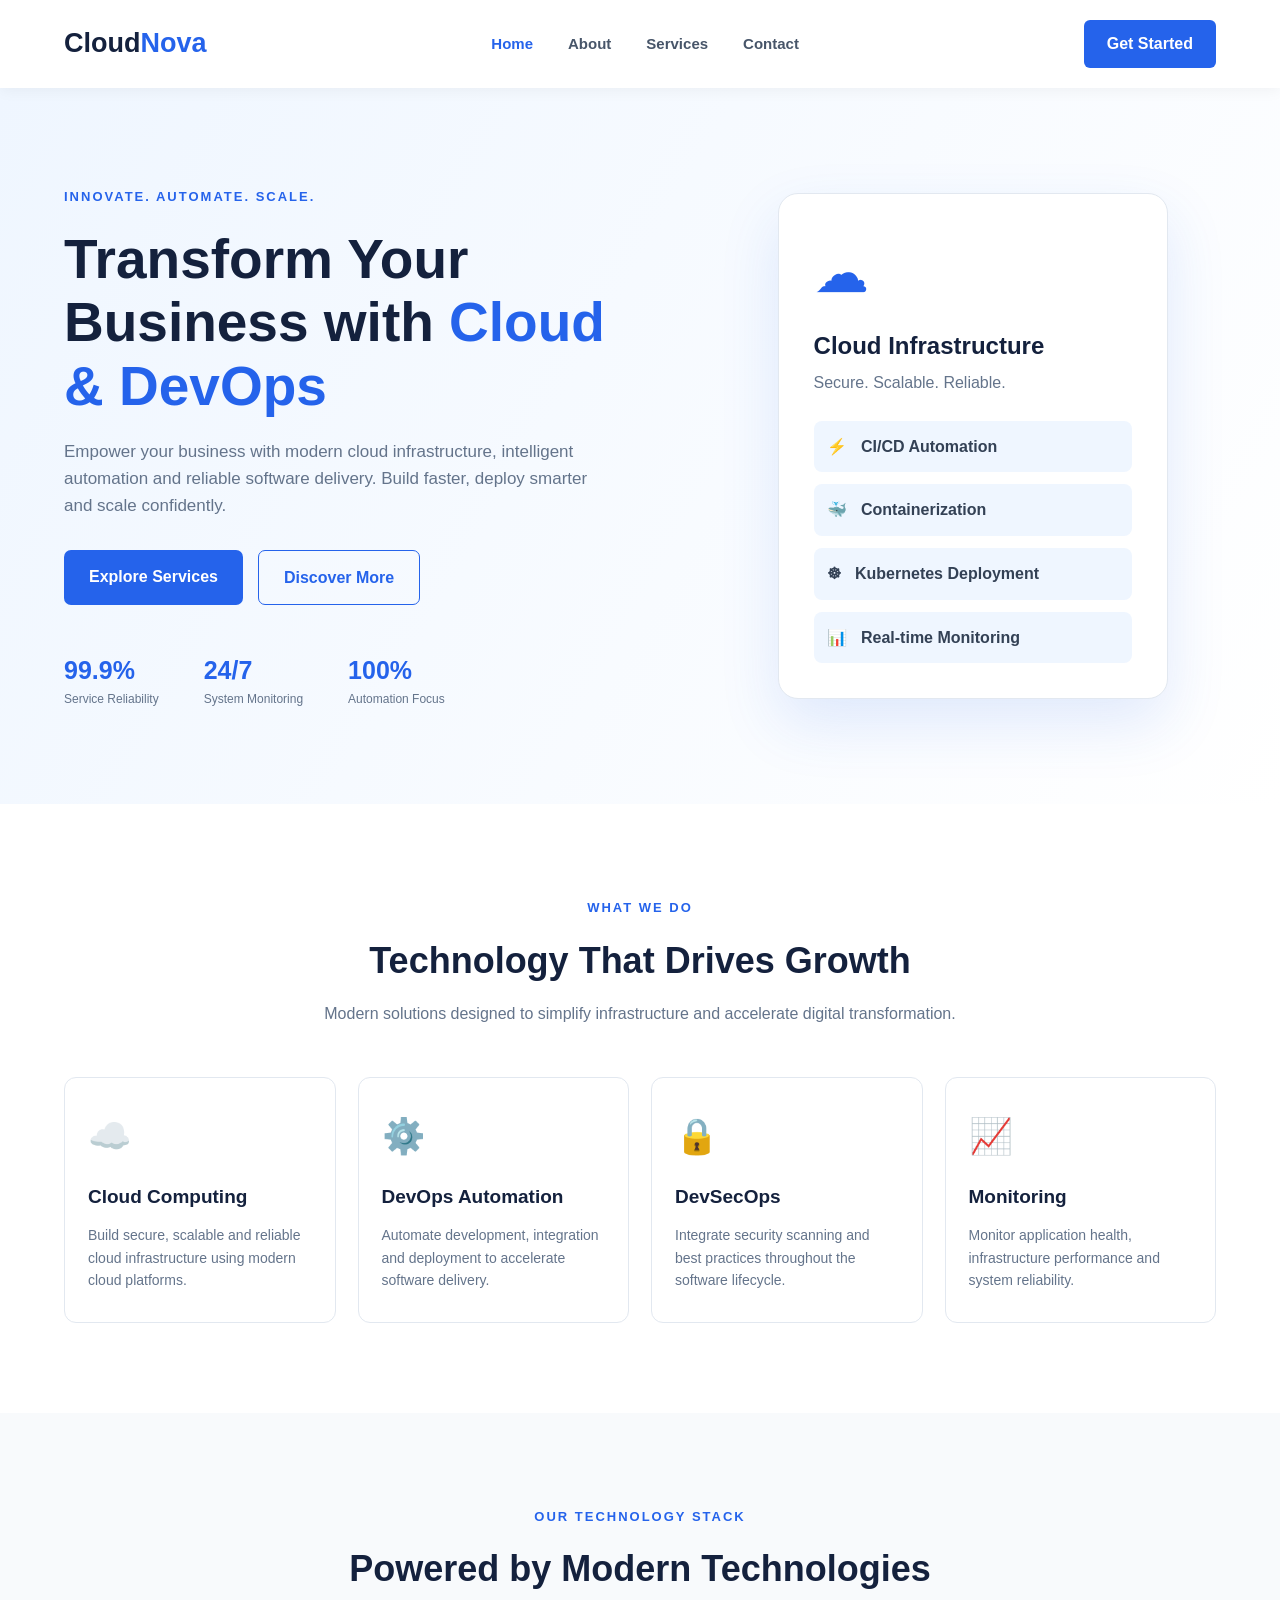
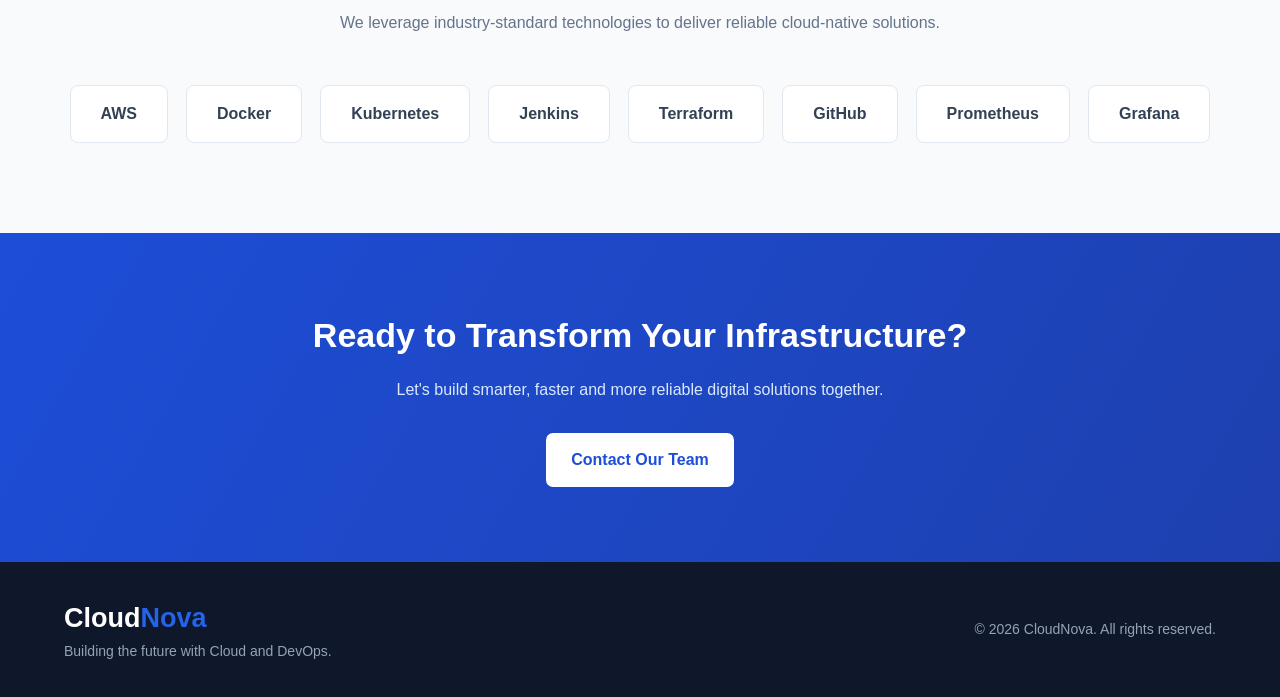
<file: index.html>
<!DOCTYPE html>
<html lang="en">
<head>
    <meta charset="UTF-8">
    <meta name="viewport" content="width=device-width, initial-scale=1.0">
    <meta name="description" content="CloudNova provides modern cloud computing, DevOps automation, CI/CD and cloud infrastructure solutions.">
    <title>CloudNova | Cloud & DevOps Solutions</title>
    <link rel="stylesheet" href="css/style.css">
</head>

<body>

    <!-- Navigation Bar -->
    <header class="navbar">
        <div class="container nav-content">
            <a href="index.html" class="logo">Cloud<span>Nova</span></a>

            <nav>
                <ul class="nav-links">
                    <li><a href="index.html" class="active">Home</a></li>
                    <li><a href="about.html">About</a></li>
                    <li><a href="services.html">Services</a></li>
                    <li><a href="contact.html">Contact</a></li>
                </ul>
            </nav>

            <a href="contact.html" class="nav-button">Get Started</a>
        </div>
    </header>

    <!-- Hero Section -->
    <main>
        <section class="hero">
            <div class="container hero-content">

                <div class="hero-text">
                    <span class="tagline">INNOVATE. AUTOMATE. SCALE.</span>

                    <h1>
                        Transform Your Business
                        with <span>Cloud & DevOps</span>
                    </h1>

                    <p>
                        Empower your business with modern cloud infrastructure,
                        intelligent automation and reliable software delivery.
                        Build faster, deploy smarter and scale confidently.
                    </p>

                    <div class="hero-buttons">
                        <a href="services.html" class="primary-btn">
                            Explore Services
                        </a>

                        <a href="about.html" class="secondary-btn">
                            Discover More
                        </a>
                    </div>

                    <div class="hero-stats">
                        <div>
                            <h3>99.9%</h3>
                            <p>Service Reliability</p>
                        </div>

                        <div>
                            <h3>24/7</h3>
                            <p>System Monitoring</p>
                        </div>

                        <div>
                            <h3>100%</h3>
                            <p>Automation Focus</p>
                        </div>
                    </div>
                </div>

                <div class="hero-visual">
                    <div class="cloud-card">
                        <div class="cloud-icon">☁</div>
                        <h2>Cloud Infrastructure</h2>
                        <p>Secure. Scalable. Reliable.</p>

                        <div class="service-item">
                            <span>⚡</span> CI/CD Automation
                        </div>

                        <div class="service-item">
                            <span>🐳</span> Containerization
                        </div>

                        <div class="service-item">
                            <span>☸</span> Kubernetes Deployment
                        </div>

                        <div class="service-item">
                            <span>📊</span> Real-time Monitoring
                        </div>
                    </div>
                </div>

            </div>
        </section>

        <!-- Services Overview -->
        <section class="services-section">
            <div class="container">

                <div class="section-heading">
                    <span>WHAT WE DO</span>
                    <h2>Technology That Drives Growth</h2>
                    <p>
                        Modern solutions designed to simplify infrastructure
                        and accelerate digital transformation.
                    </p>
                </div>

                <div class="service-grid">

                    <div class="service-card">
                        <div class="service-icon">☁️</div>
                        <h3>Cloud Computing</h3>
                        <p>
                            Build secure, scalable and reliable cloud
                            infrastructure using modern cloud platforms.
                        </p>
                    </div>

                    <div class="service-card">
                        <div class="service-icon">⚙️</div>
                        <h3>DevOps Automation</h3>
                        <p>
                            Automate development, integration and deployment
                            to accelerate software delivery.
                        </p>
                    </div>

                    <div class="service-card">
                        <div class="service-icon">🔒</div>
                        <h3>DevSecOps</h3>
                        <p>
                            Integrate security scanning and best practices
                            throughout the software lifecycle.
                        </p>
                    </div>

                    <div class="service-card">
                        <div class="service-icon">📈</div>
                        <h3>Monitoring</h3>
                        <p>
                            Monitor application health, infrastructure
                            performance and system reliability.
                        </p>
                    </div>

                </div>
            </div>
        </section>

        <!-- Technology Section -->
        <section class="technology-section">
            <div class="container">
                <div class="section-heading">
                    <span>OUR TECHNOLOGY STACK</span>
                    <h2>Powered by Modern Technologies</h2>
                    <p>
                        We leverage industry-standard technologies to
                        deliver reliable cloud-native solutions.
                    </p>
                </div>

                <div class="tech-list">
                    <span>AWS</span>
                    <span>Docker</span>
                    <span>Kubernetes</span>
                    <span>Jenkins</span>
                    <span>Terraform</span>
                    <span>GitHub</span>
                    <span>Prometheus</span>
                    <span>Grafana</span>
                </div>
            </div>
        </section>

        <!-- Call To Action -->
        <section class="cta-section">
            <div class="container">
                <h2>Ready to Transform Your Infrastructure?</h2>
                <p>
                    Let's build smarter, faster and more reliable
                    digital solutions together.
                </p>

                <a href="contact.html" class="primary-btn">
                    Contact Our Team
                </a>
            </div>
        </section>

    </main>

    <!-- Footer -->
    <footer class="footer">
        <div class="container footer-content">
            <div>
                <a href="index.html" class="logo">
                    Cloud<span>Nova</span>
                </a>
                <p>Building the future with Cloud and DevOps.</p>
            </div>

            <p>© 2026 CloudNova. All rights reserved.</p>
        </div>
    </footer>

    <script src="js/script.js"></script>

</body>
</html>
</file>
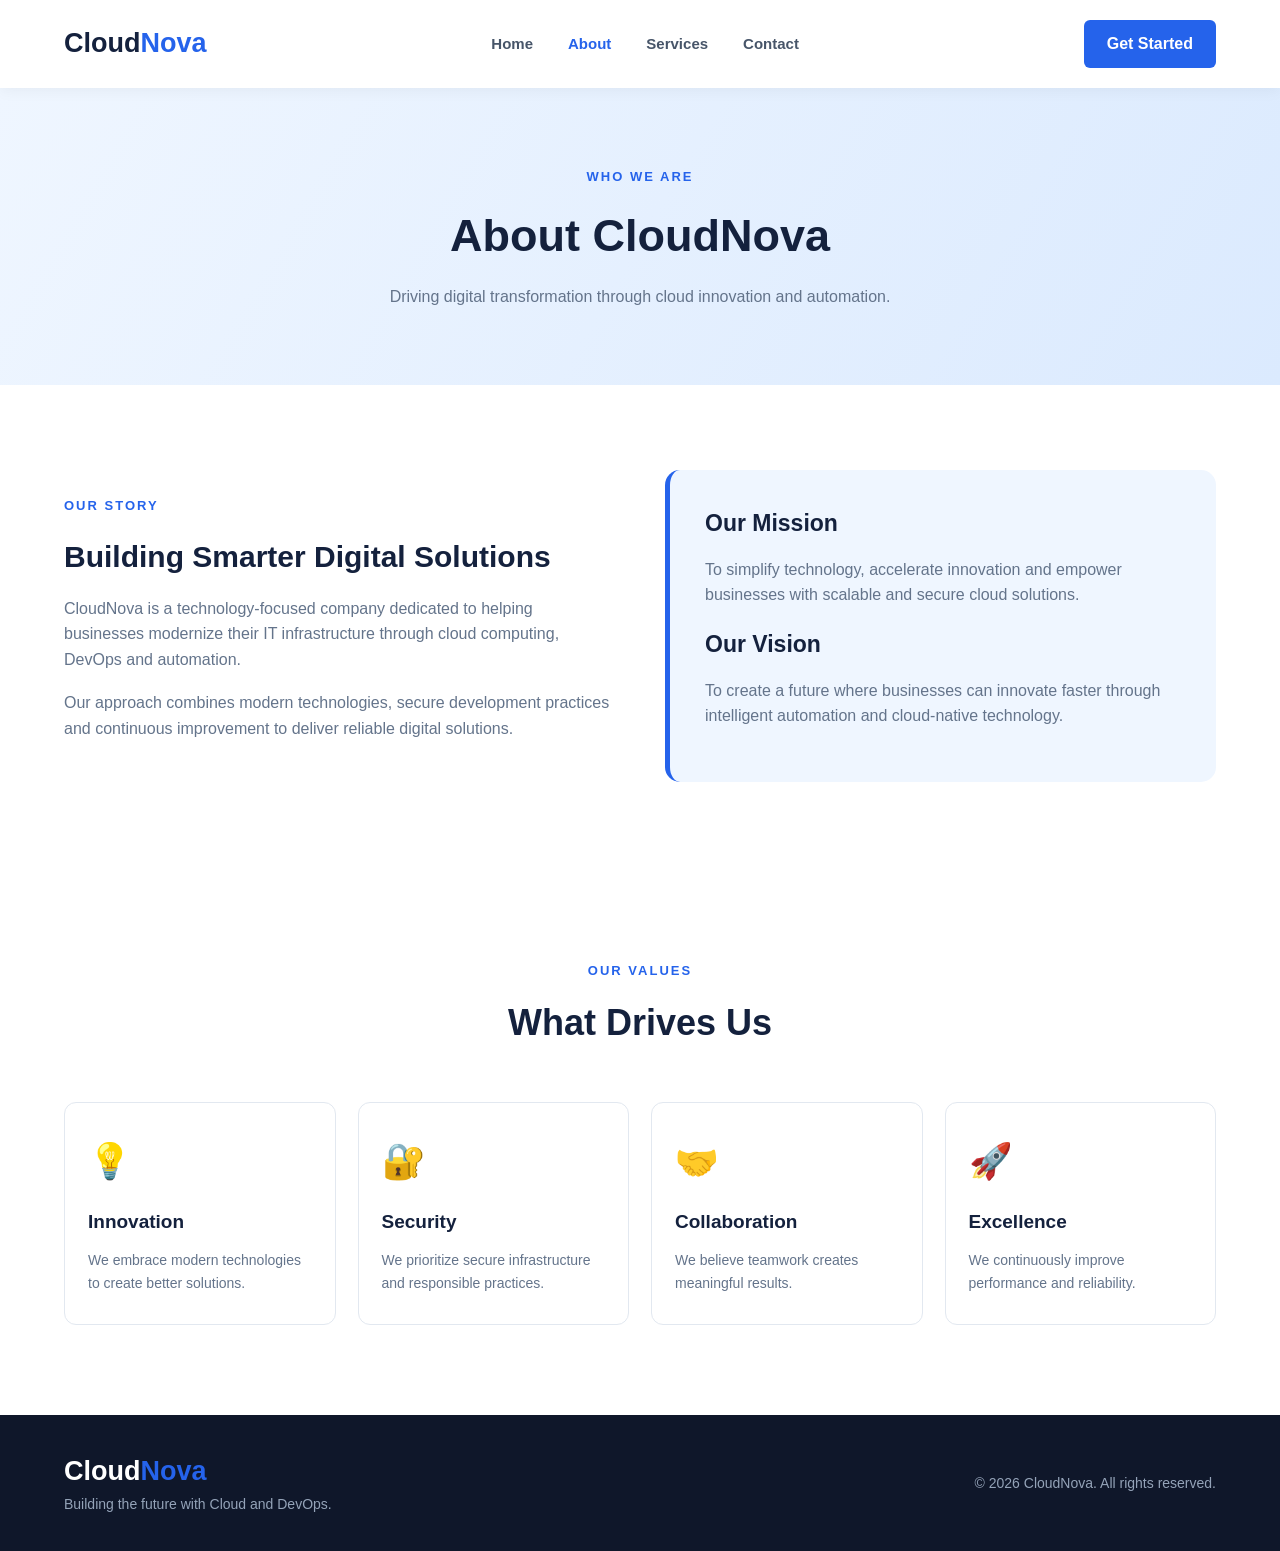
<file: about.html>
<!DOCTYPE html>
<html lang="en">
<head>
    <meta charset="UTF-8">
    <meta name="viewport" content="width=device-width, initial-scale=1.0">
    <title>About Us | CloudNova</title>
    <link rel="stylesheet" href="css/style.css">
</head>
<body>

<header class="navbar">
    <div class="container nav-content">
        <a href="index.html" class="logo">Cloud<span>Nova</span></a>
        <nav>
            <ul class="nav-links">
                <li><a href="index.html">Home</a></li>
                <li><a href="about.html" class="active">About</a></li>
                <li><a href="services.html">Services</a></li>
                <li><a href="contact.html">Contact</a></li>
            </ul>
        </nav>
        <a href="contact.html" class="nav-button">Get Started</a>
    </div>
</header>

<main>
    <section class="page-banner">
        <div class="container">
            <span>WHO WE ARE</span>
            <h1>About CloudNova</h1>
            <p>Driving digital transformation through cloud innovation and automation.</p>
        </div>
    </section>

    <section class="about-section">
        <div class="container about-content">
            <div>
                <span class="tagline">OUR STORY</span>
                <h2>Building Smarter Digital Solutions</h2>
                <p>
                    CloudNova is a technology-focused company dedicated to
                    helping businesses modernize their IT infrastructure
                    through cloud computing, DevOps and automation.
                </p>
                <p>
                    Our approach combines modern technologies, secure
                    development practices and continuous improvement to
                    deliver reliable digital solutions.
                </p>
            </div>

            <div class="about-highlight">
                <h2>Our Mission</h2>
                <p>
                    To simplify technology, accelerate innovation and
                    empower businesses with scalable and secure cloud solutions.
                </p>
                <h2>Our Vision</h2>
                <p>
                    To create a future where businesses can innovate faster
                    through intelligent automation and cloud-native technology.
                </p>
            </div>
        </div>
    </section>

    <section class="services-section">
        <div class="container">
            <div class="section-heading">
                <span>OUR VALUES</span>
                <h2>What Drives Us</h2>
            </div>

            <div class="service-grid">
                <div class="service-card">
                    <div class="service-icon">💡</div>
                    <h3>Innovation</h3>
                    <p>We embrace modern technologies to create better solutions.</p>
                </div>

                <div class="service-card">
                    <div class="service-icon">🔐</div>
                    <h3>Security</h3>
                    <p>We prioritize secure infrastructure and responsible practices.</p>
                </div>

                <div class="service-card">
                    <div class="service-icon">🤝</div>
                    <h3>Collaboration</h3>
                    <p>We believe teamwork creates meaningful results.</p>
                </div>

                <div class="service-card">
                    <div class="service-icon">🚀</div>
                    <h3>Excellence</h3>
                    <p>We continuously improve performance and reliability.</p>
                </div>
            </div>
        </div>
    </section>
</main>

<footer class="footer">
    <div class="container footer-content">
        <div>
            <a href="index.html" class="logo">Cloud<span>Nova</span></a>
            <p>Building the future with Cloud and DevOps.</p>
        </div>
        <p>© 2026 CloudNova. All rights reserved.</p>
    </div>
</footer>

</body>
</html>
</file>
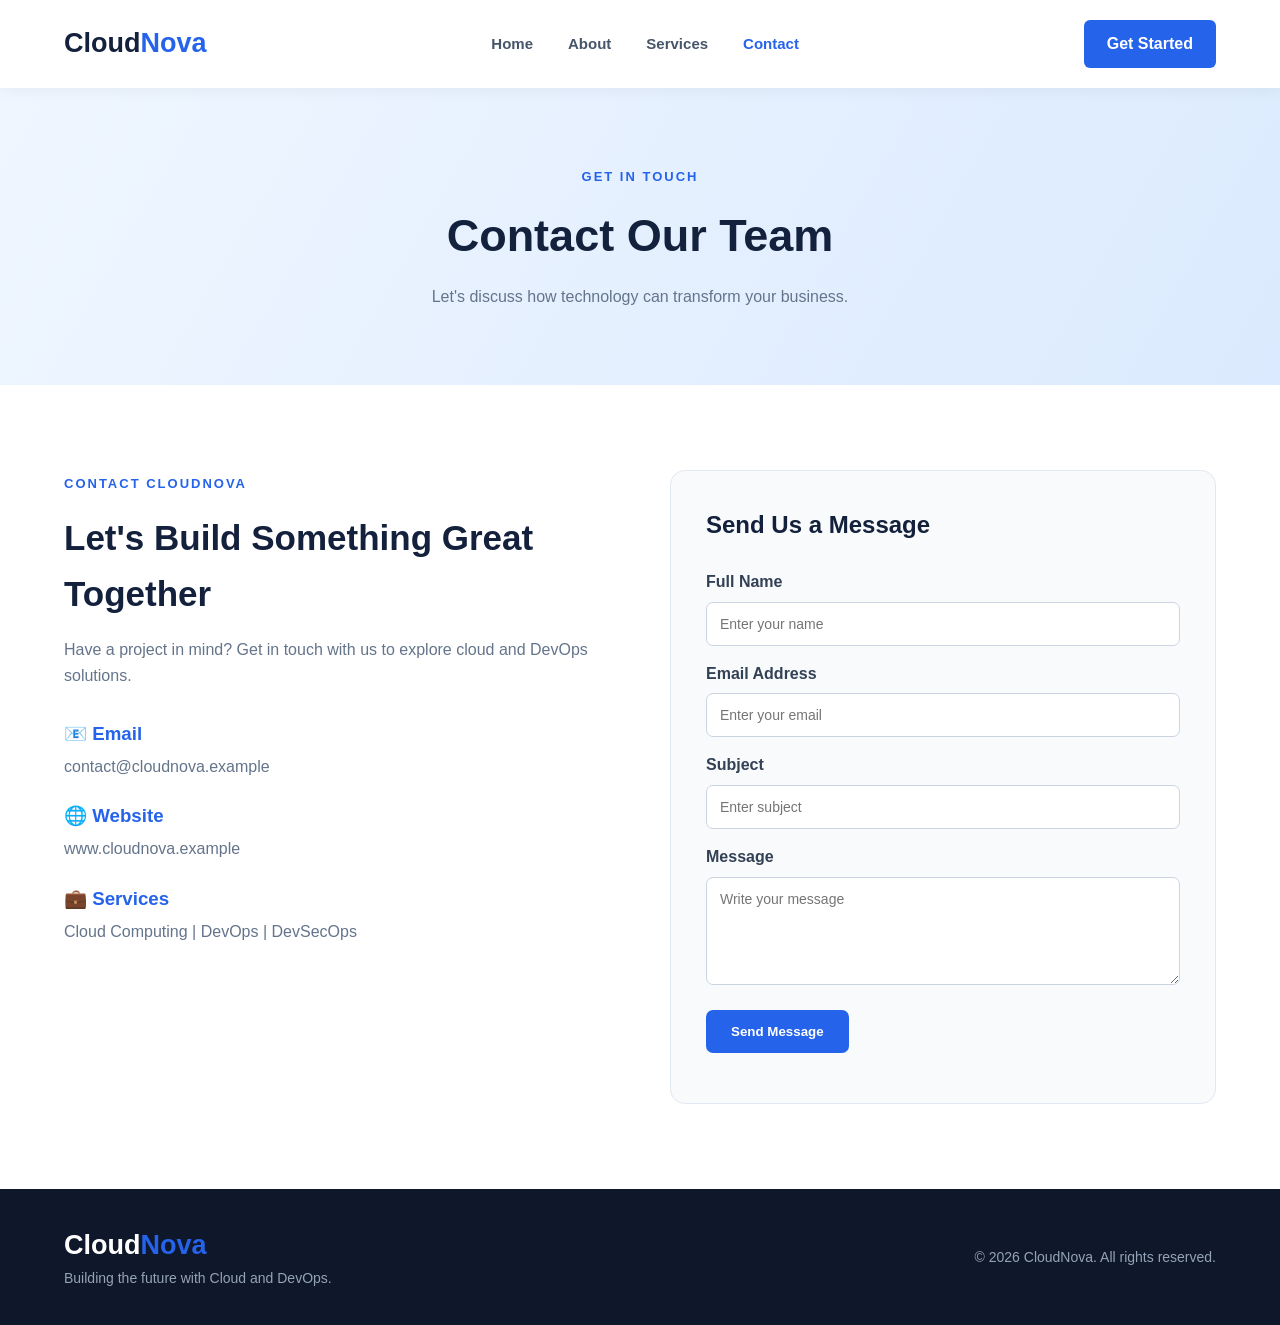
<file: contact.html>
<!DOCTYPE html>
<html lang="en">
<head>
    <meta charset="UTF-8">
    <meta name="viewport" content="width=device-width, initial-scale=1.0">
    <title>Contact Us | CloudNova</title>
    <link rel="stylesheet" href="css/style.css">
</head>
<body>

<header class="navbar">
    <div class="container nav-content">
        <a href="index.html" class="logo">Cloud<span>Nova</span></a>
        <nav>
            <ul class="nav-links">
                <li><a href="index.html">Home</a></li>
                <li><a href="about.html">About</a></li>
                <li><a href="services.html">Services</a></li>
                <li><a href="contact.html" class="active">Contact</a></li>
            </ul>
        </nav>
        <a href="contact.html" class="nav-button">Get Started</a>
    </div>
</header>

<main>
    <section class="page-banner">
        <div class="container">
            <span>GET IN TOUCH</span>
            <h1>Contact Our Team</h1>
            <p>Let's discuss how technology can transform your business.</p>
        </div>
    </section>

    <section class="contact-section">
        <div class="container contact-content">

            <div class="contact-info">
                <span class="tagline">CONTACT CLOUDNOVA</span>
                <h2>Let's Build Something Great Together</h2>
                <p>
                    Have a project in mind? Get in touch with us
                    to explore cloud and DevOps solutions.
                </p>

                <div class="contact-detail">
                    <h3>📧 Email</h3>
                    <p>contact@cloudnova.example</p>
                </div>

                <div class="contact-detail">
                    <h3>🌐 Website</h3>
                    <p>www.cloudnova.example</p>
                </div>

                <div class="contact-detail">
                    <h3>💼 Services</h3>
                    <p>Cloud Computing | DevOps | DevSecOps</p>
                </div>
            </div>

            <form class="contact-form" id="contactForm">
                <h2>Send Us a Message</h2>

                <label for="name">Full Name</label>
                <input type="text" id="name" placeholder="Enter your name" required>

                <label for="email">Email Address</label>
                <input type="email" id="email" placeholder="Enter your email" required>

                <label for="subject">Subject</label>
                <input type="text" id="subject" placeholder="Enter subject" required>

                <label for="message">Message</label>
                <textarea id="message" rows="5" placeholder="Write your message" required></textarea>

                <button type="submit" class="primary-btn">Send Message</button>

                <p id="formMessage" aria-live="polite"></p>
            </form>

        </div>
    </section>
</main>

<footer class="footer">
    <div class="container footer-content">
        <div>
            <a href="index.html" class="logo">Cloud<span>Nova</span></a>
            <p>Building the future with Cloud and DevOps.</p>
        </div>
        <p>© 2026 CloudNova. All rights reserved.</p>
    </div>
</footer>

<script src="js/script.js"></script>
</body>
</html>
</file>
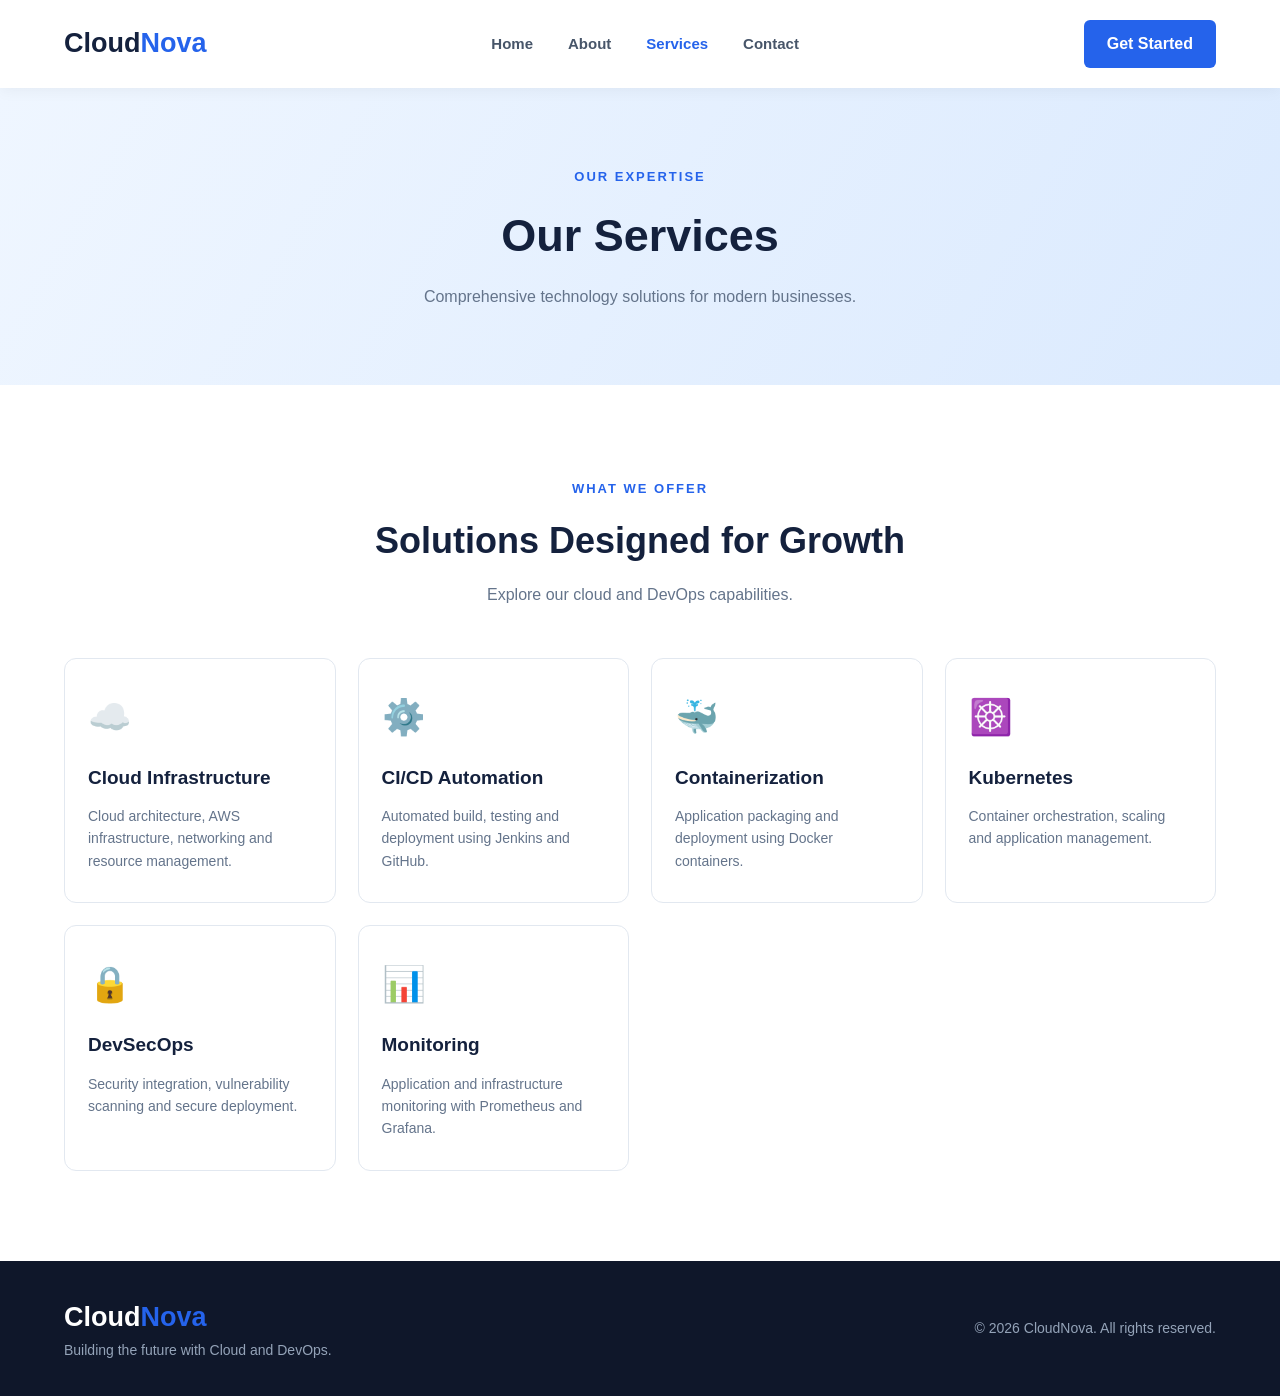
<file: services.html>
<!DOCTYPE html>
<html lang="en">
<head>
    <meta charset="UTF-8">
    <meta name="viewport" content="width=device-width, initial-scale=1.0">
    <title>Services | CloudNova</title>
    <link rel="stylesheet" href="css/style.css">
</head>
<body>

<header class="navbar">
    <div class="container nav-content">
        <a href="index.html" class="logo">Cloud<span>Nova</span></a>
        <nav>
            <ul class="nav-links">
                <li><a href="index.html">Home</a></li>
                <li><a href="about.html">About</a></li>
                <li><a href="services.html" class="active">Services</a></li>
                <li><a href="contact.html">Contact</a></li>
            </ul>
        </nav>
        <a href="contact.html" class="nav-button">Get Started</a>
    </div>
</header>

<main>
    <section class="page-banner">
        <div class="container">
            <span>OUR EXPERTISE</span>
            <h1>Our Services</h1>
            <p>Comprehensive technology solutions for modern businesses.</p>
        </div>
    </section>

    <section class="services-section">
        <div class="container">
            <div class="section-heading">
                <span>WHAT WE OFFER</span>
                <h2>Solutions Designed for Growth</h2>
                <p>Explore our cloud and DevOps capabilities.</p>
            </div>

            <div class="service-grid">

                <div class="service-card">
                    <div class="service-icon">☁️</div>
                    <h3>Cloud Infrastructure</h3>
                    <p>Cloud architecture, AWS infrastructure, networking and resource management.</p>
                </div>

                <div class="service-card">
                    <div class="service-icon">⚙️</div>
                    <h3>CI/CD Automation</h3>
                    <p>Automated build, testing and deployment using Jenkins and GitHub.</p>
                </div>

                <div class="service-card">
                    <div class="service-icon">🐳</div>
                    <h3>Containerization</h3>
                    <p>Application packaging and deployment using Docker containers.</p>
                </div>

                <div class="service-card">
                    <div class="service-icon">☸️</div>
                    <h3>Kubernetes</h3>
                    <p>Container orchestration, scaling and application management.</p>
                </div>

                <div class="service-card">
                    <div class="service-icon">🔒</div>
                    <h3>DevSecOps</h3>
                    <p>Security integration, vulnerability scanning and secure deployment.</p>
                </div>

                <div class="service-card">
                    <div class="service-icon">📊</div>
                    <h3>Monitoring</h3>
                    <p>Application and infrastructure monitoring with Prometheus and Grafana.</p>
                </div>

            </div>
        </div>
    </section>
</main>

<footer class="footer">
    <div class="container footer-content">
        <div>
            <a href="index.html" class="logo">Cloud<span>Nova</span></a>
            <p>Building the future with Cloud and DevOps.</p>
        </div>
        <p>© 2026 CloudNova. All rights reserved.</p>
    </div>
</footer>

</body>
</html>
</file>
<file: css/style.css>
* {
    margin: 0;
    padding: 0;
    box-sizing: border-box;
}

html {
    scroll-behavior: smooth;
}

body {
    font-family: 'Segoe UI', Arial, sans-serif;
    background: #ffffff;
    color: #172554;
    line-height: 1.6;
}

.container {
    width: 90%;
    max-width: 1200px;
    margin: auto;
}

a {
    text-decoration: none;
}



.navbar {
    background: #ffffff;
    padding: 20px 0;
    position: sticky;
    top: 0;
    z-index: 1000;
    box-shadow: 0 2px 15px rgba(0, 0, 0, 0.05);
}

.nav-content {
    display: flex;
    justify-content: space-between;
    align-items: center;
}

.logo {
    font-size: 27px;
    font-weight: 800;
    color: #14213d;
}

.logo span {
    color: #2563eb;
}

.nav-links {
    display: flex;
    gap: 35px;
    list-style: none;
}

.nav-links a {
    color: #475569;
    font-size: 15px;
    font-weight: 600;
    transition: 0.3s;
}

.nav-links a:hover,
.nav-links a.active {
    color: #2563eb;
}

.nav-button {
    background: #2563eb;
    color: white;
    padding: 11px 23px;
    border-radius: 6px;
    font-weight: 600;
    transition: 0.3s;
}

.nav-button:hover {
    background: #1d4ed8;
    transform: translateY(-2px);
}



.hero {
    background: linear-gradient(120deg, #eff6ff, #ffffff);
    padding: 95px 0;
    overflow: hidden;
}

.hero-content {
    display: grid;
    grid-template-columns: 1.1fr 0.9fr;
    align-items: center;
    gap: 70px;
}

.tagline {
    color: #2563eb;
    font-size: 13px;
    font-weight: 800;
    letter-spacing: 2px;
}

.hero-text h1 {
    font-size: 55px;
    line-height: 1.15;
    margin: 20px 0;
    color: #14213d;
}

.hero-text h1 span {
    color: #2563eb;
}

.hero-text > p {
    color: #64748b;
    font-size: 17px;
    margin-bottom: 30px;
    max-width: 550px;
}

.hero-buttons {
    display: flex;
    gap: 15px;
    flex-wrap: wrap;
}

.primary-btn,
.secondary-btn {
    display: inline-block;
    padding: 14px 25px;
    border-radius: 7px;
    font-weight: 700;
    transition: 0.3s;
}

.primary-btn {
    background: #2563eb;
    color: #ffffff;
}

.primary-btn:hover {
    background: #1d4ed8;
    transform: translateY(-3px);
}

.secondary-btn {
    color: #2563eb;
    border: 1px solid #2563eb;
}

.secondary-btn:hover {
    background: #2563eb;
    color: #ffffff;
}

.hero-stats {
    display: flex;
    gap: 45px;
    margin-top: 45px;
    flex-wrap: wrap;
}

.hero-stats h3 {
    font-size: 25px;
    color: #2563eb;
}

.hero-stats p {
    font-size: 12px;
    color: #64748b;
}



.hero-visual {
    display: flex;
    justify-content: center;
}

.cloud-card {
    width: 100%;
    max-width: 390px;
    background: #ffffff;
    padding: 35px;
    border-radius: 20px;
    box-shadow: 0 25px 60px rgba(37, 99, 235, 0.13);
    border: 1px solid #e2e8f0;
    animation: float 4s ease-in-out infinite;
}

.cloud-icon {
    font-size: 55px;
    color: #2563eb;
    margin-bottom: 10px;
}

.cloud-card h2 {
    color: #14213d;
    margin-bottom: 5px;
}

.cloud-card > p {
    color: #64748b;
    margin-bottom: 25px;
}

.service-item {
    padding: 13px;
    margin-top: 12px;
    background: #eff6ff;
    border-radius: 8px;
    font-weight: 600;
    color: #334155;
}

.service-item span {
    margin-right: 10px;
}

@keyframes float {
    0%, 100% {
        transform: translateY(0);
    }

    50% {
        transform: translateY(-12px);
    }
}



.services-section {
    padding: 90px 0;
}

.section-heading {
    text-align: center;
    max-width: 650px;
    margin: 0 auto 50px;
}

.section-heading > span {
    color: #2563eb;
    font-size: 13px;
    font-weight: 800;
    letter-spacing: 2px;
}

.section-heading h2 {
    color: #14213d;
    font-size: 36px;
    margin: 12px 0;
}

.section-heading p {
    color: #64748b;
}

.service-grid {
    display: grid;
    grid-template-columns: repeat(4, 1fr);
    gap: 22px;
}

.service-card {
    padding: 30px 23px;
    border: 1px solid #e2e8f0;
    border-radius: 12px;
    transition: 0.3s;
    background: #ffffff;
}

.service-card:hover {
    transform: translateY(-8px);
    box-shadow: 0 15px 35px rgba(37, 99, 235, 0.1);
    border-color: #93c5fd;
}

.service-icon {
    font-size: 35px;
    margin-bottom: 18px;
}

.service-card h3 {
    color: #14213d;
    margin-bottom: 12px;
    font-size: 19px;
}

.service-card p {
    color: #64748b;
    font-size: 14px;
}



.technology-section {
    background: #f8fafc;
    padding: 90px 0;
}

.tech-list {
    display: flex;
    justify-content: center;
    flex-wrap: wrap;
    gap: 18px;
}

.tech-list span {
    background: #ffffff;
    border: 1px solid #e2e8f0;
    padding: 15px 30px;
    border-radius: 8px;
    font-weight: 700;
    color: #334155;
    transition: 0.3s;
}

.tech-list span:hover {
    color: #2563eb;
    border-color: #2563eb;
    transform: translateY(-3px);
}



.cta-section {
    background: linear-gradient(120deg, #1d4ed8, #1e40af);
    padding: 75px 20px;
    text-align: center;
    color: #ffffff;
}

.cta-section h2 {
    font-size: 34px;
    margin-bottom: 15px;
}

.cta-section p {
    margin-bottom: 30px;
    color: #dbeafe;
}

.cta-section .primary-btn {
    background: #ffffff;
    color: #1d4ed8;
}

.cta-section .primary-btn:hover {
    background: #dbeafe;
}



.footer {
    background: #0f172a;
    color: #ffffff;
    padding: 35px 0;
}

.footer-content {
    display: flex;
    justify-content: space-between;
    align-items: center;
    gap: 20px;
}

.footer .logo {
    color: #ffffff;
}

.footer p {
    color: #94a3b8;
    font-size: 14px;
}



@media (max-width: 900px) {
    .hero-content {
        grid-template-columns: 1fr;
        gap: 45px;
    }

    .hero-text h1 {
        font-size: 45px;
    }

    .service-grid {
        grid-template-columns: repeat(2, 1fr);
    }
}

@media (max-width: 600px) {
    .nav-content {
        flex-wrap: wrap;
        gap: 15px;
    }

    .nav-links {
        gap: 15px;
        flex-wrap: wrap;
    }

    .nav-button {
        display: none;
    }

    .hero {
        padding: 65px 0;
    }

    .hero-text h1 {
        font-size: 36px;
    }

    .hero-stats {
        gap: 20px;
    }

    .service-grid {
        grid-template-columns: 1fr;
    }

    .section-heading h2 {
        font-size: 28px;
    }

    .cta-section h2 {
        font-size: 27px;
    }

    .footer-content {
        flex-direction: column;
        align-items: flex-start;
    }
}






.page-banner {
    background: linear-gradient(120deg, #eff6ff, #dbeafe);
    padding: 75px 0;
    text-align: center;
}

.page-banner span {
    color: #2563eb;
    font-size: 13px;
    font-weight: 800;
    letter-spacing: 2px;
}

.page-banner h1 {
    font-size: 45px;
    color: #14213d;
    margin: 12px 0;
}

.page-banner p {
    color: #64748b;
}

/* ==============================
   ABOUT PAGE
================================= */

.about-section {
    padding: 85px 0;
}

.about-content {
    display: grid;
    grid-template-columns: 1fr 1fr;
    gap: 50px;
    align-items: center;
}

.about-content h2 {
    color: #14213d;
    font-size: 30px;
    margin: 15px 0;
}

.about-content p {
    color: #64748b;
    margin-bottom: 18px;
}

.about-highlight {
    background: #eff6ff;
    padding: 35px;
    border-radius: 15px;
    border-left: 5px solid #2563eb;
}

.about-highlight h2 {
    font-size: 23px;
    margin-top: 0;
}

/* ==============================
   CONTACT PAGE
================================= */

.contact-section {
    padding: 85px 0;
}

.contact-content {
    display: grid;
    grid-template-columns: 1fr 1fr;
    gap: 60px;
}

.contact-info h2 {
    font-size: 35px;
    color: #14213d;
    margin: 15px 0;
}

.contact-info > p {
    color: #64748b;
    margin-bottom: 30px;
}

.contact-detail {
    margin-bottom: 22px;
}

.contact-detail h3 {
    color: #2563eb;
    margin-bottom: 5px;
}

.contact-detail p {
    color: #64748b;
}

.contact-form {
    background: #f8fafc;
    border: 1px solid #e2e8f0;
    border-radius: 15px;
    padding: 35px;
}

.contact-form h2 {
    margin-bottom: 25px;
    color: #14213d;
}

.contact-form label {
    display: block;
    margin: 15px 0 7px;
    font-weight: 600;
    color: #334155;
}

.contact-form input,
.contact-form textarea {
    width: 100%;
    padding: 13px;
    border: 1px solid #cbd5e1;
    border-radius: 7px;
    font-family: inherit;
    font-size: 14px;
    outline: none;
}

.contact-form input:focus,
.contact-form textarea:focus {
    border-color: #2563eb;
    box-shadow: 0 0 0 3px rgba(37, 99, 235, 0.1);
}

.contact-form textarea {
    resize: vertical;
    margin-bottom: 18px;
}

.contact-form button {
    border: none;
    cursor: pointer;
    font-family: inherit;
}

#formMessage {
    margin-top: 15px;
    color: #15803d;
    font-size: 14px;
}


@media (max-width: 768px) {
    .about-content,
    .contact-content {
        grid-template-columns: 1fr;
    }

    .page-banner h1 {
        font-size: 35px;
    }

    .contact-info h2 {
        font-size: 28px;
    }
}
</file>
